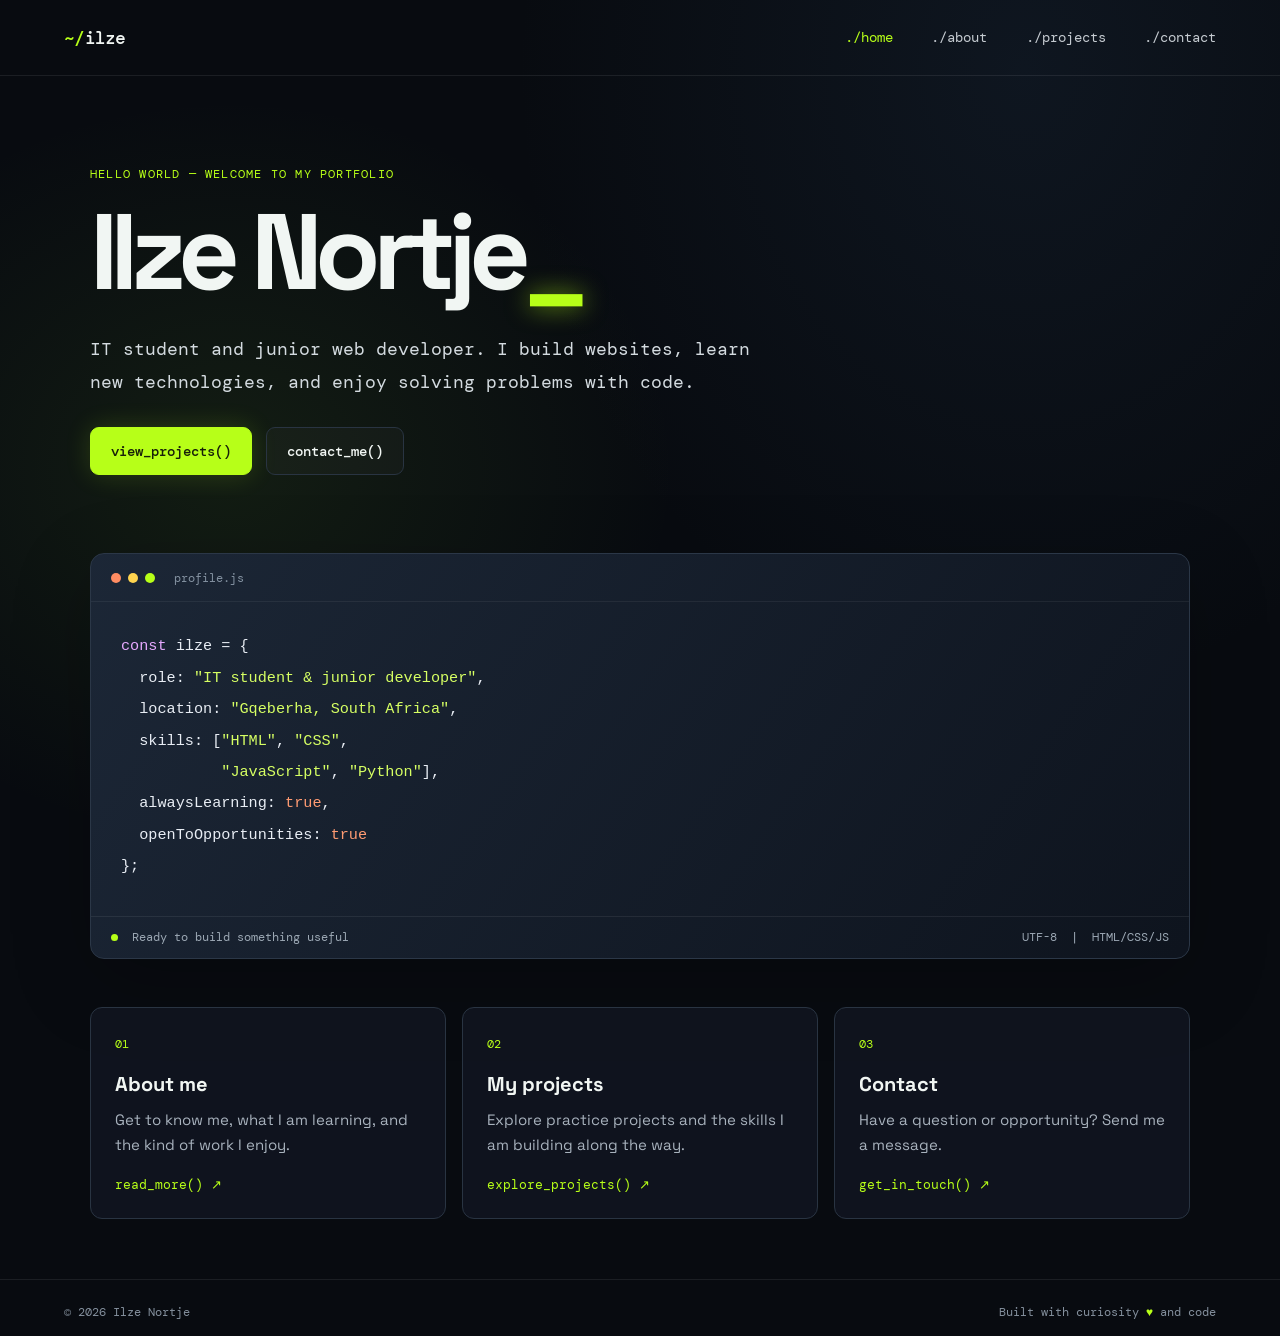
<file: index.html>
<!DOCTYPE html>
<html lang="en">
<head>
  <meta charset="UTF-8">
  <meta name="viewport" content="width=device-width, initial-scale=1.0">
  <meta name="description" content="Ilze Nortje's student developer portfolio.">
  <title>Ilze Nortje | Portfolio</title>
  <link rel="stylesheet" href="css/style.css">
  <script src="js/script.js" defer></script>
</head>
<body>
  <header class="site-header">
    <a class="brand" href="index.html"><span>~/</span>ilze</a>
    <button class="menu-toggle" aria-label="Open navigation" aria-expanded="false">☰</button>
    <nav class="navigation">
      <a class="active" href="index.html">./home</a>
      <a href="about.html">./about</a>
      <a href="projects.html">./projects</a>
      <a href="contact.html">./contact</a>
    </nav>
  </header>

  <main class="container home-layout">
    <section class="hero">
      <p class="eyebrow">HELLO WORLD — WELCOME TO MY PORTFOLIO</p>
      <h1>Ilze Nortje<span class="cursor">_</span></h1>
      <p class="intro">IT student and junior web developer. I build websites, learn new technologies, and enjoy solving problems with code.</p>
      <div class="button-row">
        <a class="button button-primary" href="projects.html">view_projects()</a>
        <a class="button button-outline" href="contact.html">contact_me()</a>
      </div>
    </section>

    <section class="code-window" aria-label="Developer profile code example">
      <div class="window-top"><span></span><span></span><span></span><p>profile.js</p></div>
      <pre><code><span class="code-purple">const</span> ilze = {
  role: <span class="code-green">"IT student &amp; junior developer"</span>,
  location: <span class="code-green">"Gqeberha, South Africa"</span>,
  skills: [<span class="code-green">"HTML"</span>, <span class="code-green">"CSS"</span>,
           <span class="code-green">"JavaScript"</span>, <span class="code-green">"Python"</span>],
  alwaysLearning: <span class="code-orange">true</span>,
  openToOpportunities: <span class="code-orange">true</span>
};</code></pre>
      <div class="window-footer"><span class="status-dot"></span> Ready to build something useful <span class="footer-right">UTF-8&nbsp; | &nbsp;HTML/CSS/JS</span></div>
    </section>

    <section class="quick-cards">
      <article class="mini-card"><span class="card-number">01</span><h2>About me</h2><p>Get to know me, what I am learning, and the kind of work I enjoy.</p><a href="about.html">read_more() ↗</a></article>
      <article class="mini-card"><span class="card-number">02</span><h2>My projects</h2><p>Explore practice projects and the skills I am building along the way.</p><a href="projects.html">explore_projects() ↗</a></article>
      <article class="mini-card"><span class="card-number">03</span><h2>Contact</h2><p>Have a question or opportunity? Send me a message.</p><a href="contact.html">get_in_touch() ↗</a></article>
    </section>
  </main>
  <footer class="site-footer"><span>© <span class="year"></span> Ilze Nortje</span><span>Built with curiosity <b>♥</b> and code</span></footer>
</body>
</html>
</file>
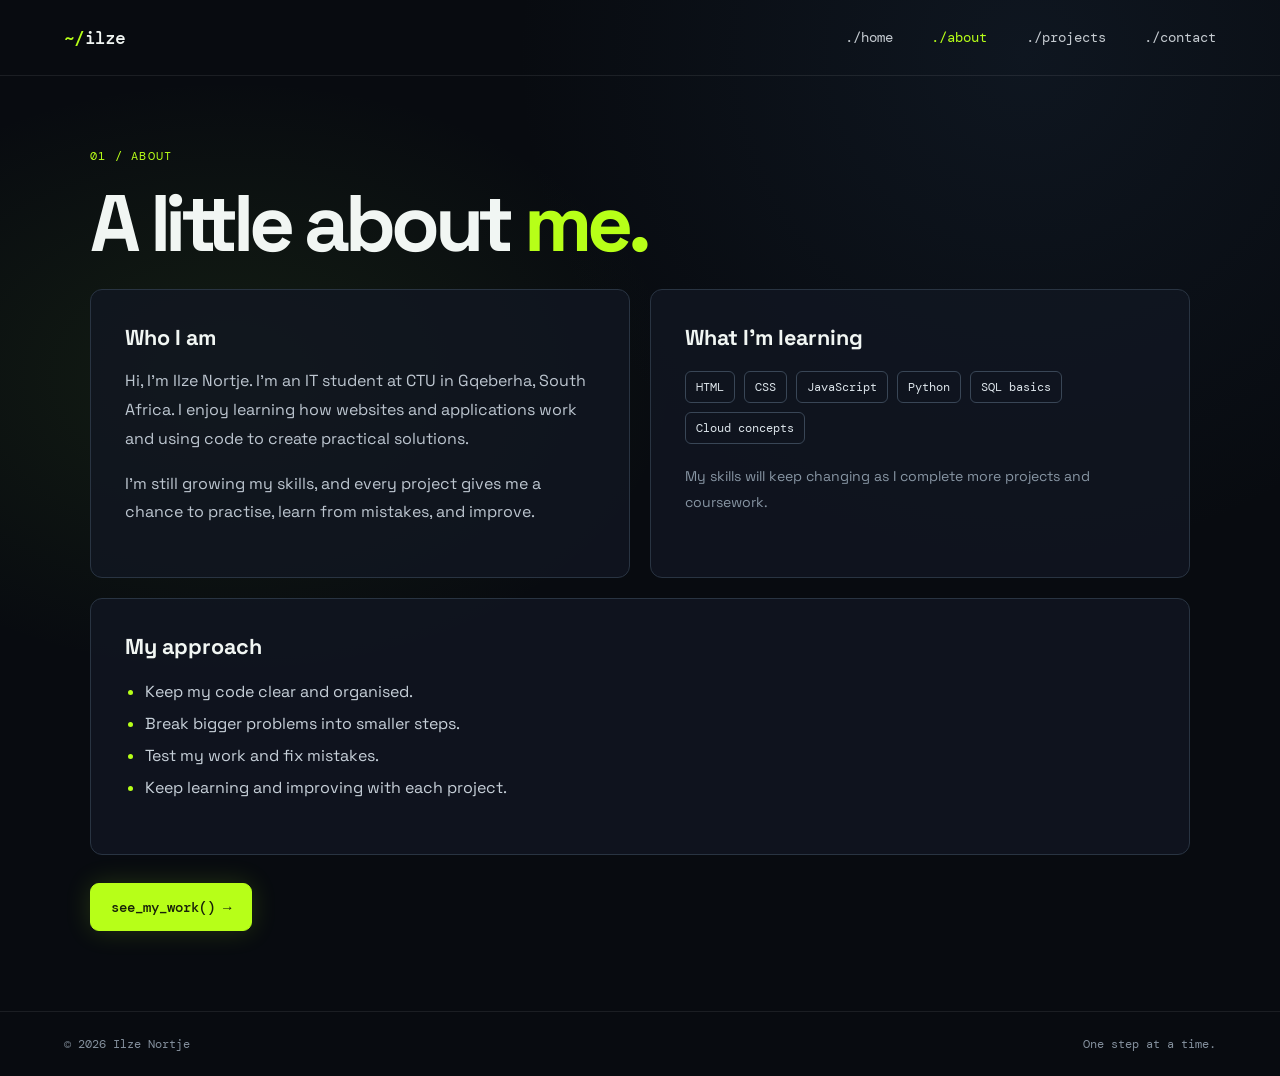
<file: about.html>
<!DOCTYPE html>
<html lang="en">
<head>
  <meta charset="UTF-8"><meta name="viewport" content="width=device-width, initial-scale=1.0">
  <title>About | Ilze Nortje</title><link rel="stylesheet" href="css/style.css"><script src="js/script.js" defer></script>
</head>
<body>
<header class="site-header"><a class="brand" href="index.html"><span>~/</span>ilze</a><button class="menu-toggle" aria-label="Open navigation" aria-expanded="false">☰</button><nav class="navigation"><a href="index.html">./home</a><a class="active" href="about.html">./about</a><a href="projects.html">./projects</a><a href="contact.html">./contact</a></nav></header>
<main class="container page-content">
  <p class="eyebrow">01 / ABOUT</p><h1 class="page-title">A little about <span>me.</span></h1>
  <div class="about-grid">
    <section class="panel"><h2>Who I am</h2><p>Hi, I’m Ilze Nortje. I’m an IT student at CTU in Gqeberha, South Africa. I enjoy learning how websites and applications work and using code to create practical solutions.</p><p>I’m still growing my skills, and every project gives me a chance to practise, learn from mistakes, and improve.</p></section>
    <section class="panel"><h2>What I’m learning</h2><div class="skill-list"><span>HTML</span><span>CSS</span><span>JavaScript</span><span>Python</span><span>SQL basics</span><span>Cloud concepts</span></div><p class="muted">My skills will keep changing as I complete more projects and coursework.</p></section>
  </div>
  <section class="panel journey"><h2>My approach</h2><ul class="check-list"><li>Keep my code clear and organised.</li><li>Break bigger problems into smaller steps.</li><li>Test my work and fix mistakes.</li><li>Keep learning and improving with each project.</li></ul></section>
  <a class="button button-primary" href="projects.html">see_my_work() →</a>
</main>
<footer class="site-footer"><span>© <span class="year"></span> Ilze Nortje</span><span>One step at a time.</span></footer>
</body></html>
</file>
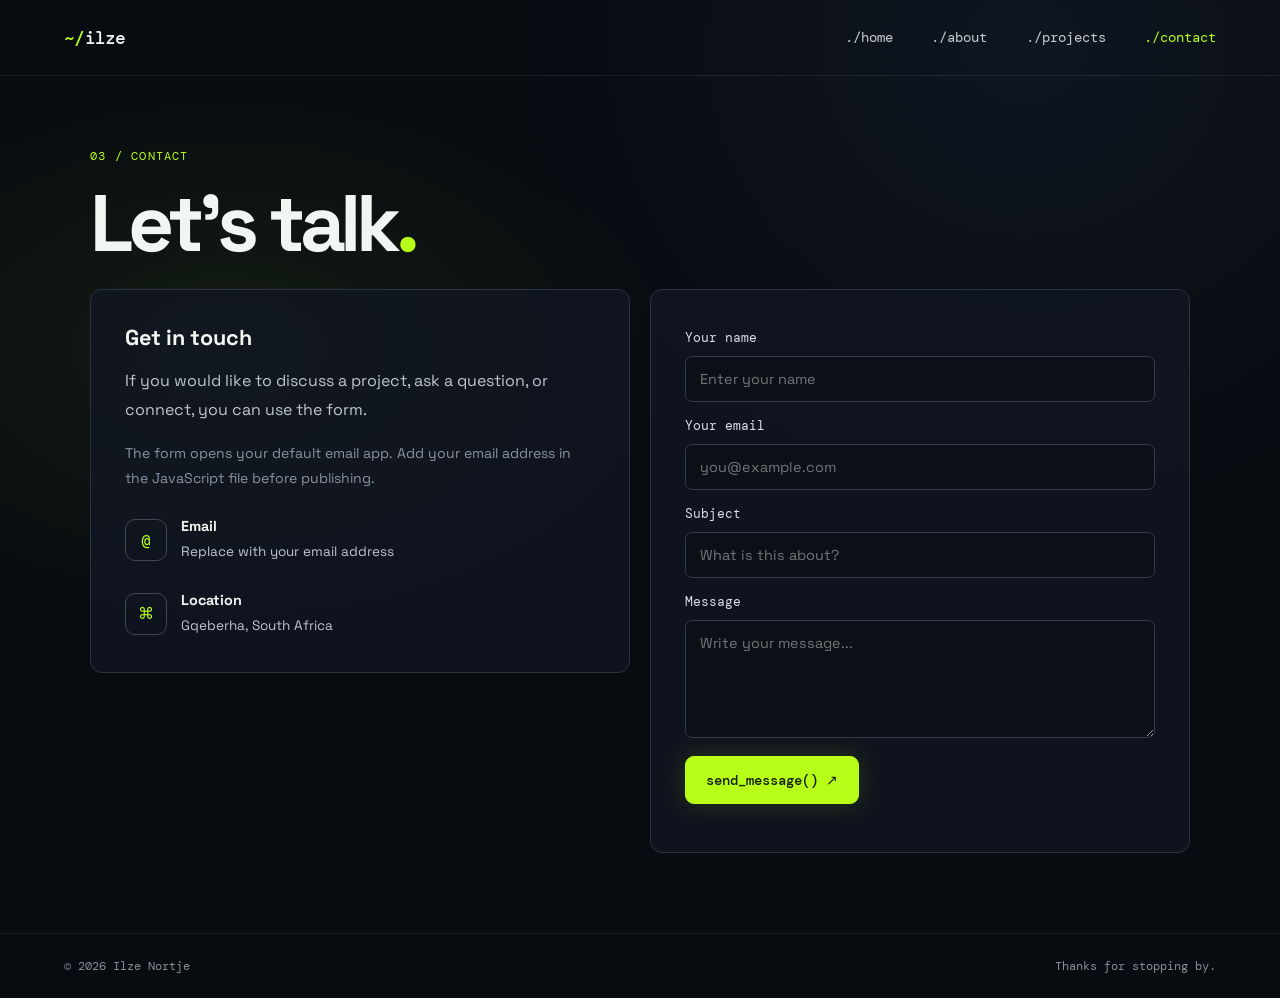
<file: contact.html>
<!DOCTYPE html>
<html lang="en">
<head>
  <meta charset="UTF-8"><meta name="viewport" content="width=device-width, initial-scale=1.0">
  <title>Contact | Ilze Nortje</title><link rel="stylesheet" href="css/style.css"><script src="js/script.js" defer></script>
</head>
<body>
<header class="site-header"><a class="brand" href="index.html"><span>~/</span>ilze</a><button class="menu-toggle" aria-label="Open navigation" aria-expanded="false">☰</button><nav class="navigation"><a href="index.html">./home</a><a href="about.html">./about</a><a href="projects.html">./projects</a><a class="active" href="contact.html">./contact</a></nav></header>
<main class="container page-content">
  <p class="eyebrow">03 / CONTACT</p><h1 class="page-title">Let’s talk<span>.</span></h1>
  <div class="contact-grid">
    <section class="panel"><h2>Get in touch</h2><p>If you would like to discuss a project, ask a question, or connect, you can use the form.</p><p class="muted">The form opens your default email app. Add your email address in the JavaScript file before publishing.</p><div class="contact-detail"><span class="detail-icon">@</span><div><strong>Email</strong><p>Replace with your email address</p></div></div><div class="contact-detail"><span class="detail-icon">⌘</span><div><strong>Location</strong><p>Gqeberha, South Africa</p></div></div></section>
    <form class="panel contact-form" id="contactForm">
      <label for="name">Your name</label><input id="name" name="name" type="text" placeholder="Enter your name" required>
      <label for="email">Your email</label><input id="email" name="email" type="email" placeholder="you@example.com" required>
      <label for="subject">Subject</label><input id="subject" name="subject" type="text" placeholder="What is this about?" required>
      <label for="message">Message</label><textarea id="message" name="message" rows="5" placeholder="Write your message..." required></textarea>
      <button class="button button-primary" type="submit">send_message() ↗</button><p class="form-message" id="formMessage" role="status"></p>
    </form>
  </div>
</main>
<footer class="site-footer"><span>© <span class="year"></span> Ilze Nortje</span><span>Thanks for stopping by.</span></footer>
</body></html>
</file>
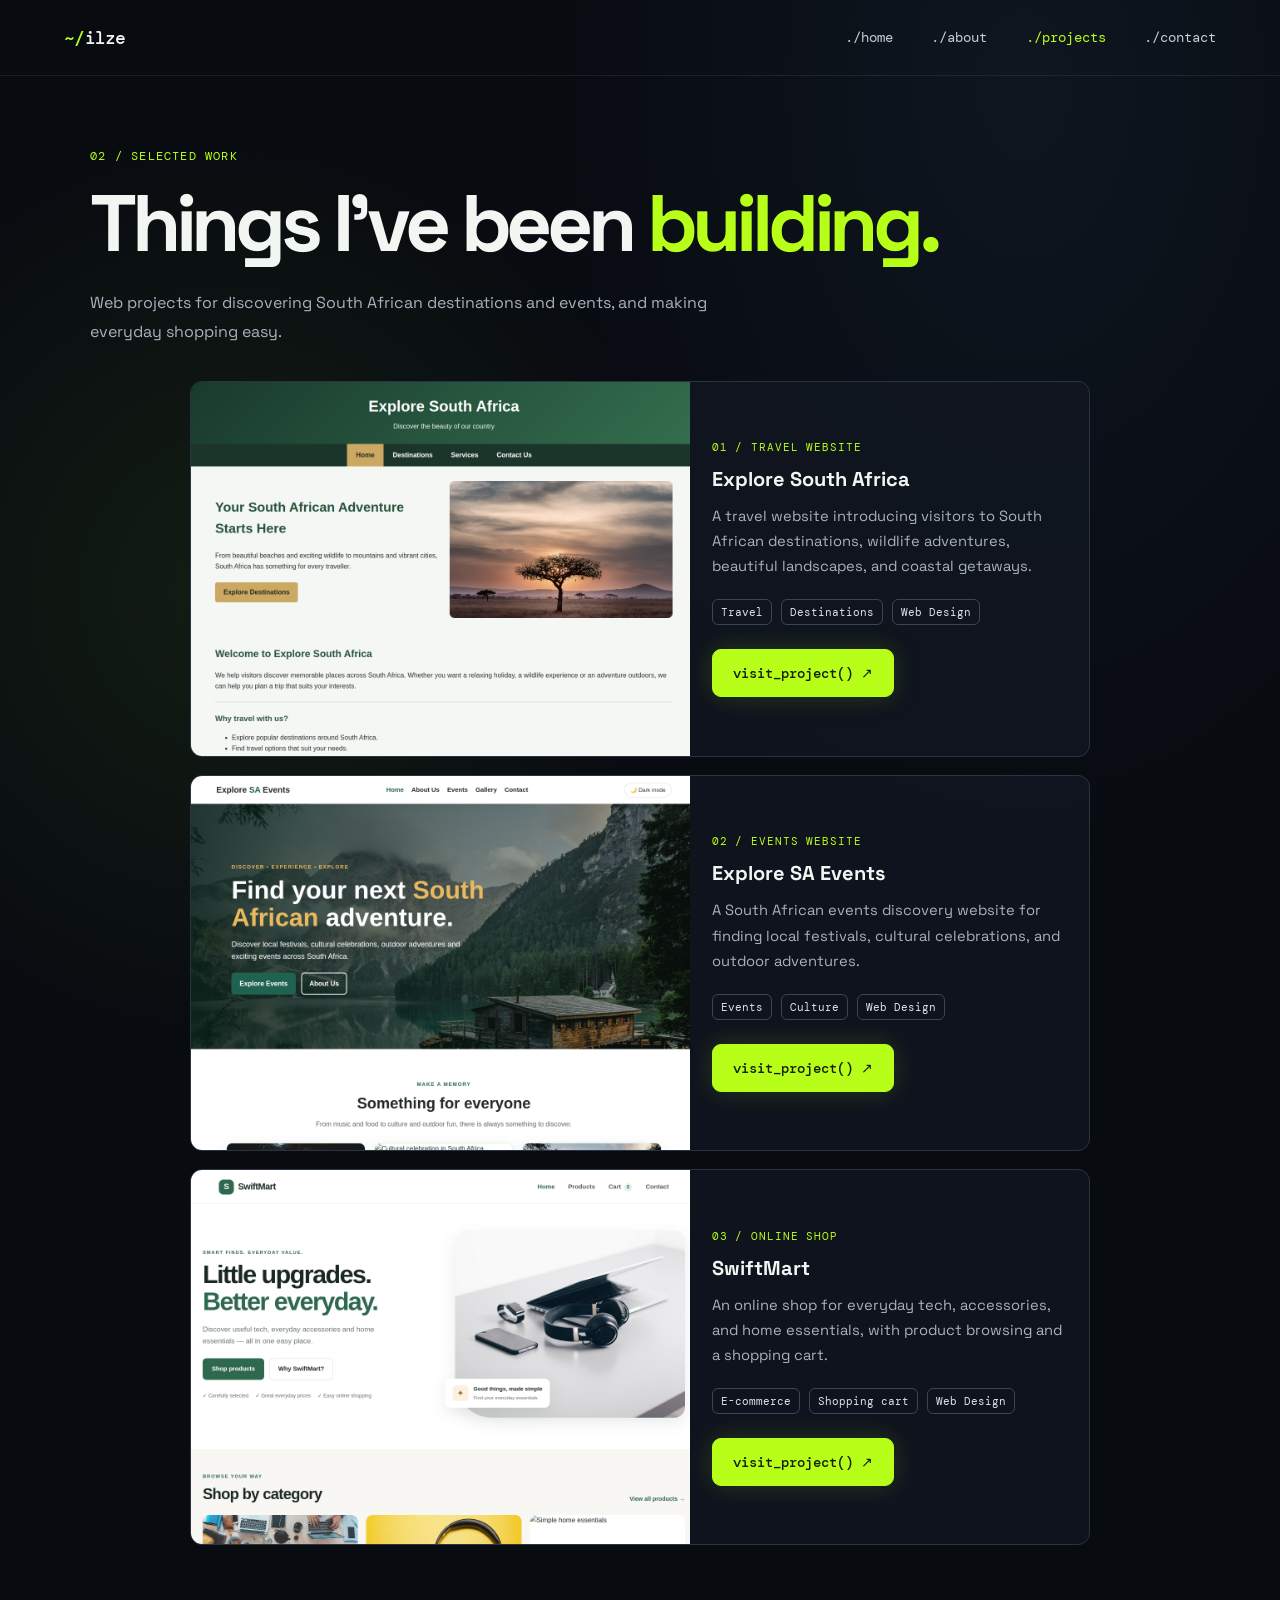
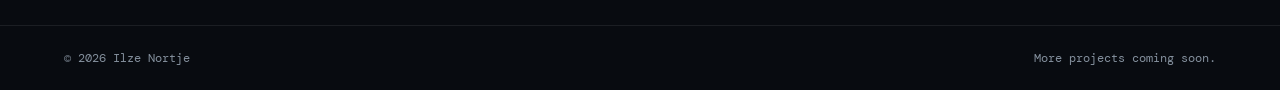
<file: projects.html>
<!DOCTYPE html>
<html lang="en">
<head>
  <meta charset="UTF-8"><meta name="viewport" content="width=device-width, initial-scale=1.0">
  <title>Projects | Ilze Nortje</title><link rel="stylesheet" href="css/style.css"><script src="js/script.js" defer></script>
</head>
<body>
<header class="site-header"><a class="brand" href="index.html"><span>~/</span>ilze</a><button class="menu-toggle" aria-label="Open navigation" aria-expanded="false">☰</button><nav class="navigation"><a href="index.html">./home</a><a href="about.html">./about</a><a class="active" href="projects.html">./projects</a><a href="contact.html">./contact</a></nav></header>
<main class="container page-content">
  <p class="eyebrow">02 / SELECTED WORK</p><h1 class="page-title">Things I’ve been <span>building.</span></h1>
  <p class="page-lead">Web projects for discovering South African destinations and events, and making everyday shopping easy.</p>
  <section class="project-grid">
    <article class="project-card project-card-featured">
      <a class="project-preview" href="https://exploresouthafrica.vercel.app/" target="_blank" rel="noopener noreferrer" aria-label="Open Explore South Africa website">
        <img src="images/explore-south-africa.png" alt="Screenshot of the Explore South Africa homepage, featuring a South African landscape">
      </a>
      <div class="project-body">
        <p class="project-type">01 / TRAVEL WEBSITE</p>
        <h2>Explore South Africa</h2>
        <p>A travel website introducing visitors to South African destinations, wildlife adventures, beautiful landscapes, and coastal getaways.</p>
        <div class="tags"><span>Travel</span><span>Destinations</span><span>Web Design</span></div>
        <a class="button button-primary project-link" href="https://exploresouthafrica.vercel.app/" target="_blank" rel="noopener noreferrer">visit_project() ↗</a>
      </div>
    </article>
    <article class="project-card project-card-featured">
      <a class="project-preview" href="https://exploresaevents.vercel.app/" target="_blank" rel="noopener noreferrer" aria-label="Open Explore SA Events website">
        <img src="images/explore-sa-events.png" alt="Screenshot of the Explore SA Events homepage with a mountain lake background">
      </a>
      <div class="project-body">
        <p class="project-type">02 / EVENTS WEBSITE</p>
        <h2>Explore SA Events</h2>
        <p>A South African events discovery website for finding local festivals, cultural celebrations, and outdoor adventures.</p>
        <div class="tags"><span>Events</span><span>Culture</span><span>Web Design</span></div>
        <a class="button button-primary project-link" href="https://exploresaevents.vercel.app/" target="_blank" rel="noopener noreferrer">visit_project() ↗</a>
      </div>
    </article>
    <article class="project-card project-card-featured">
      <a class="project-preview" href="https://swiftmartonlineshop.vercel.app/" target="_blank" rel="noopener noreferrer" aria-label="Open SwiftMart online shop">
        <img src="images/swiftmart-online-shop.png" alt="Screenshot of the SwiftMart online shop homepage">
      </a>
      <div class="project-body">
        <p class="project-type">03 / ONLINE SHOP</p>
        <h2>SwiftMart</h2>
        <p>An online shop for everyday tech, accessories, and home essentials, with product browsing and a shopping cart.</p>
        <div class="tags"><span>E-commerce</span><span>Shopping cart</span><span>Web Design</span></div>
        <a class="button button-primary project-link" href="https://swiftmartonlineshop.vercel.app/" target="_blank" rel="noopener noreferrer">visit_project() ↗</a>
      </div>
    </article>
  </section>
</main>
<footer class="site-footer"><span>© <span class="year"></span> Ilze Nortje</span><span>More projects coming soon.</span></footer>
</body></html>
</file>
<file: css/style.css>
@import url('https://fonts.googleapis.com/css2?family=DM+Mono:wght@400;500&family=Space+Grotesk:wght@400;500;600;700&display=swap');

:root{--bg:#080b10;--panel:#111722;--panel2:#151e2b;--text:#f1f6f3;--muted:#a8b2bd;--lime:#b7ff18;--line:#293442;--mono:"DM Mono",monospace;--sans:"Space Grotesk",Arial,sans-serif}
*{box-sizing:border-box}
html{scroll-behavior:smooth}
body{margin:0;background:radial-gradient(ellipse at 18% 35%,rgba(99,160,40,.12),transparent 30%),radial-gradient(ellipse at 80% 5%,rgba(44,72,105,.18),transparent 35%),var(--bg);color:var(--text);font-family:var(--sans);min-height:100vh;display:flex;flex-direction:column}
a{color:inherit;text-decoration:none}
.site-header{min-height:76px;padding:0 clamp(20px,5vw,76px);display:flex;align-items:center;justify-content:space-between;border-bottom:1px solid rgba(255,255,255,.08);gap:24px}
.brand{font-family:var(--mono);font-weight:500;font-size:1.1rem;letter-spacing:-.04em}.brand span,.eyebrow,.navigation a.active,.page-title span{color:var(--lime)}
.navigation{display:flex;align-items:center;gap:clamp(16px,3vw,42px)}.navigation a{font-family:var(--mono);font-size:.85rem;color:#c5cbd1;transition:color .2s}.navigation a:hover,.navigation a.active{color:var(--lime)}
.menu-toggle{display:none;background:none;border:1px solid var(--line);color:var(--text);border-radius:8px;padding:7px 10px;font-size:1.1rem}
.container{width:min(1100px,90%);margin:0 auto}.home-layout{padding-top:clamp(60px,10vh,110px);padding-bottom:60px}
.hero{max-width:800px}.eyebrow{font-family:var(--mono);font-size:.76rem;letter-spacing:.1em;margin:0 0 18px}
h1,h2,p{margin-top:0}.hero h1{font-size:clamp(3.4rem,9vw,6.7rem);line-height:.98;letter-spacing:-.075em;margin:0 0 28px;font-weight:700}.cursor{color:var(--lime);text-shadow:0 0 24px rgba(183,255,24,.6)}
.intro{max-width:660px;color:#d4dbe0;font-family:var(--mono);font-size:clamp(1rem,2vw,1.15rem);line-height:1.8;margin-bottom:28px}
.button-row{display:flex;flex-wrap:wrap;gap:14px}.button{display:inline-flex;align-items:center;justify-content:center;padding:14px 20px;border:1px solid var(--line);border-radius:9px;font-family:var(--mono);font-size:.88rem;font-weight:500;cursor:pointer;transition:transform .2s,box-shadow .2s,background .2s}.button:hover{transform:translateY(-2px)}.button-primary{background:var(--lime);color:#172009;border-color:var(--lime);box-shadow:0 0 26px rgba(183,255,24,.16)}.button-primary:hover{box-shadow:0 0 34px rgba(183,255,24,.28)}.button-outline{background:rgba(255,255,255,.025);color:var(--text)}.button-outline:hover{border-color:var(--lime)}
.code-window{margin:78px 0 48px;background:linear-gradient(125deg,rgba(28,39,55,.98),rgba(14,20,30,.98));border:1px solid #2b3747;border-radius:14px;overflow:hidden;box-shadow:0 22px 80px rgba(0,0,0,.22)}
.window-top{height:48px;display:flex;align-items:center;gap:7px;padding:0 20px;border-bottom:1px solid rgba(255,255,255,.06)}.window-top span{width:10px;height:10px;border-radius:50%;background:#ff8c62}.window-top span:nth-child(2){background:#ffd44f}.window-top span:nth-child(3){background:var(--lime)}.window-top p{margin:0 0 0 12px;color:#8492a1;font: .75rem var(--mono)}
pre{white-space:pre-wrap;overflow-wrap:anywhere;margin:0;padding:28px 30px 34px;font:clamp(.8rem,1.7vw,.95rem)/2 var(--mono);color:#e8edf4}.code-purple{color:#e6a9ff}.code-green{color:#d6ff63}.code-orange{color:#ff9b72}
.window-footer{padding:13px 20px;border-top:1px solid rgba(255,255,255,.07);font: .72rem var(--mono);color:#9ca8b4}.status-dot{display:inline-block;width:7px;height:7px;background:var(--lime);border-radius:50%;margin-right:7px}.footer-right{float:right}
.quick-cards{display:grid;grid-template-columns:repeat(3,1fr);gap:16px}.mini-card,.panel,.project-card{background:rgba(17,23,34,.78);border:1px solid var(--line);border-radius:12px}.mini-card{padding:24px}.card-number,.project-type{font: .75rem var(--mono);color:var(--lime)}.mini-card h2{font-size:1.25rem;margin:18px 0 10px}.mini-card p{color:var(--muted);line-height:1.7;font-size:.94rem}.mini-card a{font: .8rem var(--mono);color:var(--lime)}
.site-footer{width:100%;margin-top:auto;padding:24px clamp(20px,5vw,76px);border-top:1px solid rgba(255,255,255,.08);display:flex;justify-content:space-between;gap:12px;color:#84909d;font: .75rem var(--mono)}.site-footer b{color:var(--lime)}
.page-content{padding-top:72px;padding-bottom:80px;flex:1}.page-title{font-size:clamp(2.8rem,7vw,5rem);letter-spacing:-.065em;line-height:1.04;margin:0 0 24px}.page-lead{max-width:680px;color:var(--muted);line-height:1.8;margin-bottom:34px}
.about-grid,.contact-grid{display:grid;grid-template-columns:1fr 1fr;gap:20px}.panel{padding:clamp(22px,4vw,34px)}.panel h2{font-size:1.35rem;margin-bottom:16px}.panel p{color:#bdc6d0;line-height:1.8}.muted{font-size:.88rem;color:#8795a3!important}.skill-list,.tags{display:flex;flex-wrap:wrap;gap:9px;margin:20px 0}.skill-list span,.tags span{border:1px solid #394656;border-radius:6px;padding:7px 10px;color:#dce4ea;font: .75rem var(--mono)}.journey{margin:20px 0 28px}.check-list{padding-left:20px;color:#c7d0d9;line-height:2}.check-list li::marker{color:var(--lime)}
.project-grid{display:grid;grid-template-columns:repeat(3,1fr);gap:18px}.project-card{overflow:hidden;transition:transform .2s,border-color .2s}.project-card:hover{transform:translateY(-4px);border-color:#6b872e}.project-card img{width:100%;height:190px;object-fit:cover;display:block;filter:saturate(.78)}.project-body{padding:22px}.project-type{font-size:.68rem;letter-spacing:.08em}.project-body h2{font-size:1.25rem;margin:12px 0}.project-body p:not(.project-type){color:var(--muted);line-height:1.7;font-size:.92rem}.tags{margin-bottom:0}.tags span{font-size:.68rem;padding:5px 8px}.notice{margin-top:24px;padding:16px 18px;border-left:3px solid var(--lime);background:rgba(183,255,24,.05);color:#bfc9d2;line-height:1.7;font-size:.9rem}
.project-card-featured{display:grid;grid-column:1/-1;grid-template-columns:1.25fr 1fr;max-width:900px;margin:0 auto;width:100%;align-items:center}.project-card-featured .project-preview{height:100%;min-height:320px}.project-card-featured img{height:100%;min-height:320px}.project-link{margin-top:24px}
.contact-grid{align-items:start}.contact-detail{display:flex;align-items:center;gap:14px;margin-top:24px}.detail-icon{width:42px;height:42px;display:grid;place-items:center;border:1px solid #3b4a5b;border-radius:10px;color:var(--lime);font-family:var(--mono)}.contact-detail strong{font-size:.9rem}.contact-detail p{margin:4px 0 0;font-size:.85rem}
.contact-form{display:flex;flex-direction:column;gap:10px}.contact-form label{font: .8rem var(--mono);color:#d6dfe6;margin-top:5px}.contact-form input,.contact-form textarea{width:100%;padding:13px 14px;background:#0b1018;border:1px solid #303d4c;border-radius:7px;color:var(--text);font: .9rem var(--sans);outline:none}.contact-form input:focus,.contact-form textarea:focus{border-color:var(--lime)}.contact-form textarea{resize:vertical}.contact-form button{margin-top:8px;align-self:flex-start}.form-message{font-size:.85rem;color:var(--lime);margin:4px 0 0}
@media(max-width:760px){.site-header{min-height:68px;flex-wrap:wrap;padding-top:14px;padding-bottom:14px}.menu-toggle{display:block}.navigation{display:none;flex-basis:100%;flex-direction:column;align-items:flex-start;padding:10px 0 4px;gap:18px}.navigation.open{display:flex}.home-layout{padding-top:65px}.code-window{margin-top:55px}.quick-cards,.project-grid{grid-template-columns:1fr}.project-card img{height:220px}.project-card-featured{grid-column:auto;grid-template-columns:1fr}.project-card-featured .project-preview,.project-card-featured img{min-height:0;height:220px}.about-grid,.contact-grid{grid-template-columns:1fr}.footer-right{display:none}.site-footer{font-size:.68rem}}
@media(prefers-reduced-motion:reduce){html{scroll-behavior:auto}*,*::before,*::after{transition:none!important}}
</file>
